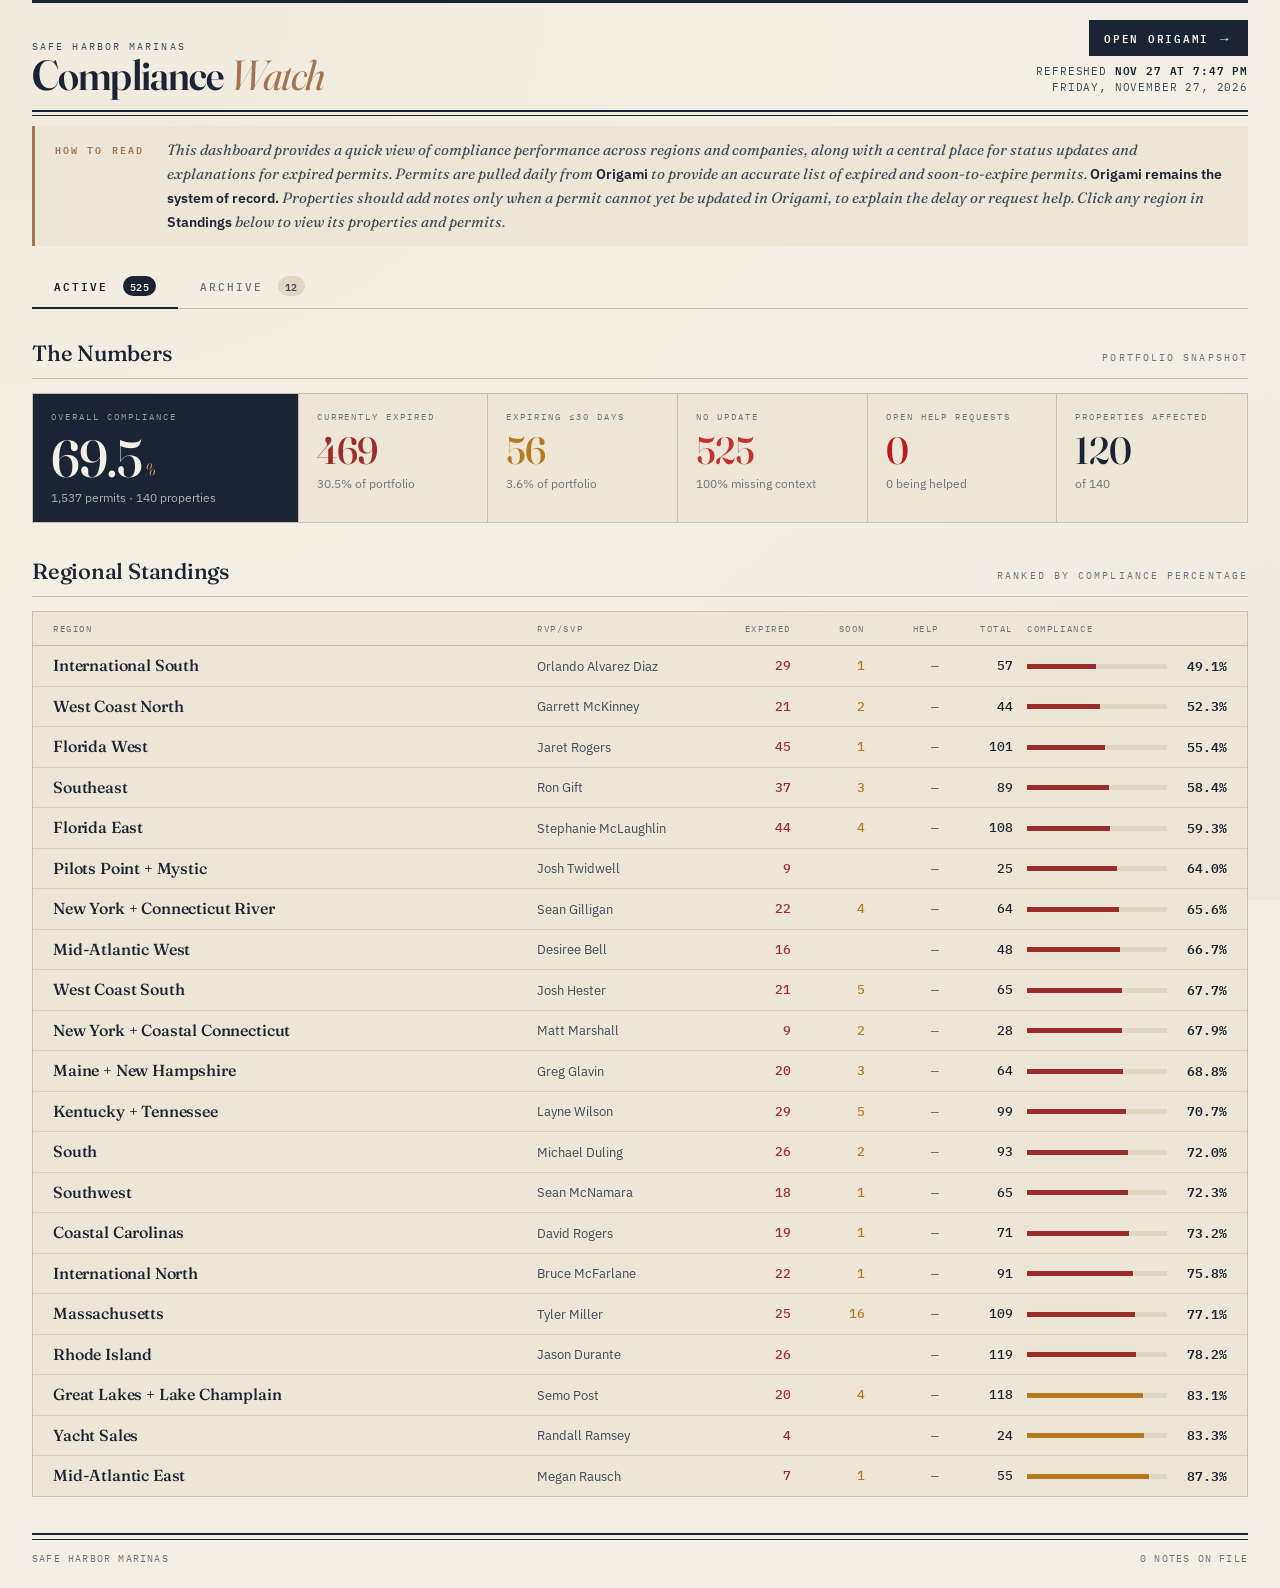
<file: index.html>
<!DOCTYPE html>
<html lang="en">
<head>
<meta charset="UTF-8">
<meta name="viewport" content="width=device-width, initial-scale=1.0">
<title>Compliance Watch — Safe Harbor Permits</title>
<link rel="preconnect" href="https://fonts.googleapis.com">
<link rel="preconnect" href="https://fonts.gstatic.com" crossorigin>
<link href="https://fonts.googleapis.com/css2?family=Fraunces:opsz,wght@9..144,400;9..144,500;9..144,600;9..144,700&family=IBM+Plex+Sans:wght@400;500;600&family=IBM+Plex+Mono:wght@400;500;600&display=swap" rel="stylesheet">
<link rel="stylesheet" href="assets/css/styles.css">
</head>
</head>
<body>

<div class="container">

<header class="masthead">
  <div class="masthead-row">
    <div>
      <div class="masthead-brand">Safe Harbor Marinas</div>
      <h1 class="masthead-title serif" id="home-link">Compliance <em>Watch</em></h1>
    </div>
    <div class="masthead-meta">
      <a href="https://sso-afaaeb9d.sso.duosecurity.com/saml2/sp/DI1UFRGTBHDPDPTT4BYJ/sso"
         target="_blank" rel="noopener" class="origami-cta">
        Open Origami <span class="arrow">→</span>
      </a>
      <div id="masthead-refresh">Refreshed at <strong>06:00 ET</strong></div>
      <div id="masthead-date"></div>
    </div>
  </div>
</header>

<!-- ═══ PREFACE (visible only on home) ═══ -->
<div class="preface" id="preface">
  <div class="preface-kicker">How to Read</div>
  <div class="preface-body">
    This dashboard provides a quick view of compliance performance across regions and companies,
    along with a central place for status updates and explanations for expired permits.
    Permits are pulled daily from <strong>Origami</strong> to provide an accurate list of expired and soon-to-expire permits.
    <strong>Origami remains the system of record.</strong>
    Properties should add notes only when a permit cannot yet be updated in Origami, to explain the delay or request help.
    Click any region in <strong>Standings</strong> below to view its properties and permits.
  </div>
</div>

<nav class="tabs" role="tablist">
  <button class="tab is-active" data-tab="active" role="tab">Active <span class="tab-count" id="active-count">—</span></button>
  <button class="tab" data-tab="archive" role="tab">Archive <span class="tab-count" id="archive-count">0</span></button>
</nav>

<!-- ═══ HOME VIEW ═══ -->
<div id="view-home">

  <section class="section">
    <div class="section-head">
      <h2 class="section-title serif">The Numbers</h2>
      <span class="section-kicker">Portfolio Snapshot</span>
    </div>
    <div class="hero-grid" id="home-hero"></div>
  </section>

  <section class="section">
    <div class="section-head">
      <h2 class="section-title serif">Regional Standings</h2>
      <span class="section-kicker">Ranked by Compliance Percentage</span>
    </div>
    <div class="standings" id="home-standings"></div>
  </section>

</div>

<!-- ═══ REGION VIEW ═══ -->
<div id="view-region" style="display:none;">
  <div class="breadcrumb">
    <a href="#" id="back-to-overview">← Overview</a>
    <span class="sep">›</span>
    <span class="current" id="region-breadcrumb-name"></span>
  </div>

  <div class="region-header">
    <div class="region-header-name serif" id="region-name"></div>
    <div class="region-header-rvp">
      RVP/SVP · <strong id="region-rvp"></strong>
    </div>
  </div>

  <section class="section">
    <div class="section-head">
      <h2 class="section-title serif">The Numbers</h2>
      <span class="section-kicker">Region Snapshot</span>
    </div>
    <div class="hero-grid" id="region-hero"></div>
  </section>

  <section class="section">
    <div class="section-head">
      <h2 class="section-title serif">Property Standings</h2>
      <span class="section-kicker">Ranked by Compliance Percentage</span>
    </div>
    <div class="standings" id="region-property-standings"></div>
  </section>

  <section class="section">
    <div class="section-head">
      <h2 class="section-title serif">Permit Roll</h2>
      <span class="section-kicker">Items Requiring Attention</span>
    </div>

    <div class="filters">
      <div class="filter-field">
        <label class="filter-label" for="search">Search Permits</label>
        <input type="text" id="search" class="filter-input" placeholder="Permit title or property…">
      </div>
      <div class="filter-field">
        <label class="filter-label" for="filter-status">Filter by Status</label>
        <select id="filter-status" class="filter-select">
          <option value="">All Statuses</option>
          <option value="expired">Expired</option>
          <option value="expiring_soon">Expiring Soon (≤30 days)</option>
        </select>
      </div>
      <div class="filter-field">
        <label class="filter-label" for="filter-note">Filter by Note</label>
        <select id="filter-note" class="filter-select">
          <option value="">All</option>
          <option value="no_note">No Update (no note)</option>
          <option value="has_note">Has Note</option>
          <option value="needs_help">Needs Help</option>
          <option value="being_helped">Being Helped</option>
        </select>
      </div>
      <div class="filter-field">
        <label class="filter-label">&nbsp;</label>
        <button id="clear-filters" class="filter-clear">Clear All</button>
      </div>
    </div>

    <div class="filter-status-bar">
      <div id="filter-summary"></div>
      <div id="filter-pills"></div>
    </div>

    <div class="permits" id="permits"></div>
  </section>
</div>

<!-- ═══ ARCHIVE VIEW ═══ -->
<div id="view-archive" style="display:none;">
  <section class="section">
    <div class="section-head">
      <h2 class="section-title serif">Archive</h2>
      <span class="section-kicker">Resolved Permits · For Reference</span>
    </div>

    <div class="filters" style="grid-template-columns: 2fr 1.2fr 1.2fr 1fr;">
      <div class="filter-field">
        <label class="filter-label" for="archive-search">Search Archived Permits</label>
        <input type="text" id="archive-search" class="filter-input" placeholder="Permit, property, RVP, region, or note text…">
      </div>
      <div class="filter-field">
        <label class="filter-label" for="archive-rvp">Filter by RVP/SVP</label>
        <select id="archive-rvp" class="filter-select"><option value="">All RVPs</option></select>
      </div>
      <div class="filter-field">
        <label class="filter-label" for="archive-region">Filter by Region</label>
        <select id="archive-region" class="filter-select"><option value="">All Regions</option></select>
      </div>
      <div class="filter-field">
        <label class="filter-label">&nbsp;</label>
        <button id="archive-clear" class="filter-clear">Clear</button>
      </div>
    </div>

    <div class="filter-status-bar">
      <div id="archive-summary"></div>
      <div id="archive-pills"></div>
    </div>

    <div id="archive-content"></div>
  </section>
</div>

<footer class="footer">
  <div class="footer-content">
    <div>Safe Harbor Marinas</div>
    <div><span id="footer-counts"></span></div>
  </div>
</footer>

</div>
<script src="assets/js/dashboard.js" defer></script>
</body>
</html>
</file>
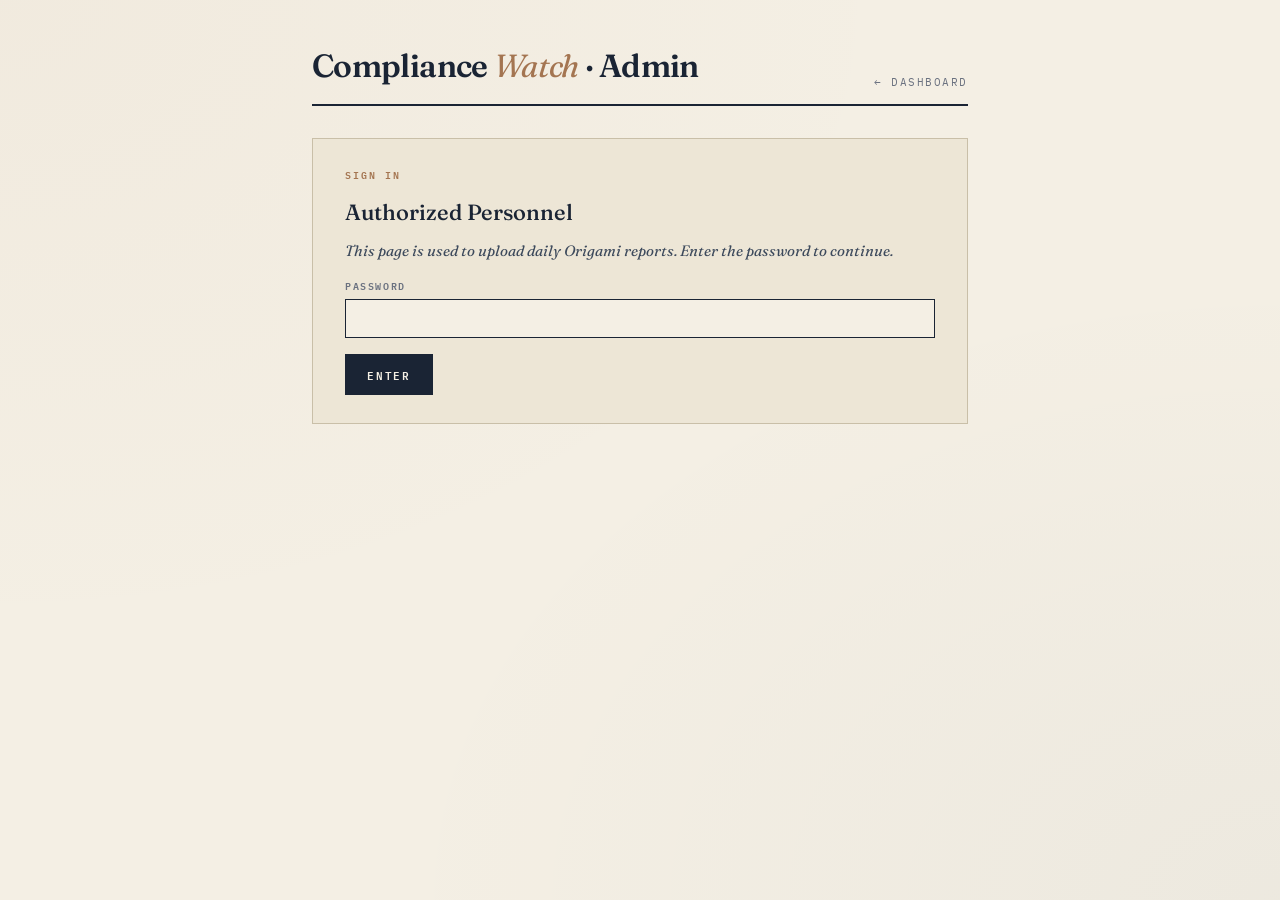
<file: admin.html>
<!DOCTYPE html>
<html lang="en">
<head>
<meta charset="UTF-8">
<meta name="viewport" content="width=device-width, initial-scale=1.0">
<title>Admin — Compliance Watch</title>
<link rel="preconnect" href="https://fonts.googleapis.com">
<link rel="preconnect" href="https://fonts.gstatic.com" crossorigin>
<link href="https://fonts.googleapis.com/css2?family=Fraunces:opsz,wght@9..144,400;9..144,500;9..144,600;9..144,700&family=IBM+Plex+Sans:wght@400;500;600&family=IBM+Plex+Mono:wght@400;500;600&display=swap" rel="stylesheet">
<link rel="stylesheet" href="assets/css/styles.css">
<style>
  /* ── Admin-specific styles (build on the shared design tokens) ── */
  .admin-wrap { max-width: 720px; margin: 0 auto; padding: 24px 32px 80px; }
  .admin-header {
    border-bottom: 2px solid var(--ink); padding: 18px 0 14px; margin-bottom: 32px;
    display: flex; justify-content: space-between; align-items: flex-end; gap: 16px;
  }
  .admin-title {
    font-family: 'Fraunces', serif; font-weight: 600;
    font-size: 32px; letter-spacing: -0.02em; color: var(--ink);
  }
  .admin-title em { font-style: italic; font-weight: 400; color: var(--brass); }
  .admin-back {
    font-family: 'IBM Plex Mono', monospace;
    font-size: 11px; letter-spacing: 0.14em; text-transform: uppercase;
    color: var(--ink-muted); text-decoration: none;
  }
  .admin-back:hover { color: var(--ink); }

  .panel {
    background: var(--paper-warm); border: 1px solid var(--rule);
    padding: 28px 32px; margin-bottom: 20px;
  }
  .panel-title {
    font-family: 'IBM Plex Mono', monospace;
    font-size: 10px; letter-spacing: 0.2em; text-transform: uppercase;
    color: var(--brass); font-weight: 600; margin-bottom: 14px;
  }
  .panel h2 {
    font-family: 'Fraunces', serif; font-weight: 500;
    font-size: 22px; margin-bottom: 10px; color: var(--ink);
  }
  .panel p {
    font-family: 'Fraunces', serif; font-style: italic; font-size: 15px;
    line-height: 1.55; color: var(--ink-soft); margin-bottom: 16px;
  }
  .field { display: flex; flex-direction: column; gap: 6px; margin-bottom: 16px; }
  .field label {
    font-family: 'IBM Plex Mono', monospace;
    font-size: 10px; letter-spacing: 0.16em; text-transform: uppercase;
    color: var(--ink-muted); font-weight: 600;
  }
  .field input[type="password"],
  .field input[type="text"] {
    font-family: 'IBM Plex Mono', monospace; font-size: 13px;
    padding: 10px 12px; background: var(--paper);
    border: 1px solid var(--rule); color: var(--ink);
    outline: none; transition: border 0.12s;
  }
  .field input:focus { border-color: var(--ink); }

  .checkbox-row {
    display: flex; align-items: center; gap: 8px;
    font-family: 'IBM Plex Sans', sans-serif; font-size: 13px;
    color: var(--ink-soft);
  }
  .checkbox-row input { accent-color: var(--ink); }

  .btn-primary {
    font-family: 'IBM Plex Mono', monospace;
    font-size: 11px; font-weight: 600;
    letter-spacing: 0.16em; text-transform: uppercase;
    background: var(--ink); color: var(--paper);
    border: none; padding: 11px 22px;
    cursor: pointer; transition: all 0.15s;
  }
  .btn-primary:hover { background: var(--brass); }
  .btn-primary:disabled {
    background: var(--paper-deep); color: var(--ink-muted); cursor: default;
  }
  .btn-secondary {
    font-family: 'IBM Plex Mono', monospace;
    font-size: 10px; letter-spacing: 0.14em; text-transform: uppercase;
    color: var(--ink-soft); background: transparent;
    border: 1px dashed var(--rule); padding: 9px 14px;
    cursor: pointer; transition: all 0.12s;
  }
  .btn-secondary:hover { color: var(--ink); border-color: var(--ink); border-style: solid; }

  .error-text {
    font-family: 'IBM Plex Sans', sans-serif; font-size: 13px;
    color: var(--expired); margin-top: 8px;
  }

  /* Upload zone */
  .upload-zone {
    border: 2px dashed var(--rule);
    padding: 50px 24px; text-align: center;
    background: var(--paper); cursor: pointer;
    transition: all 0.15s; margin-bottom: 16px;
  }
  .upload-zone:hover { border-color: var(--brass); background: var(--paper-deep); }
  .upload-zone.drag-over { border-color: var(--brass); background: var(--paper-deep); transform: scale(1.01); }
  .upload-zone-icon {
    font-family: 'Fraunces', serif; font-style: italic;
    font-size: 42px; color: var(--brass); margin-bottom: 8px;
  }
  .upload-zone-text {
    font-family: 'Fraunces', serif; font-size: 16px; color: var(--ink);
  }
  .upload-zone-hint {
    font-family: 'IBM Plex Mono', monospace;
    font-size: 10px; letter-spacing: 0.14em; text-transform: uppercase;
    color: var(--ink-muted); margin-top: 6px;
  }

  /* Selected file display */
  .file-card {
    background: var(--paper); border: 1px solid var(--rule);
    padding: 16px 18px; margin-bottom: 16px;
    display: flex; align-items: center; justify-content: space-between; gap: 16px;
  }
  .file-card-info { flex: 1; min-width: 0; }
  .file-card-name {
    font-family: 'Fraunces', serif; font-weight: 500; font-size: 15px;
    color: var(--ink); white-space: nowrap; overflow: hidden; text-overflow: ellipsis;
  }
  .file-card-meta {
    font-family: 'IBM Plex Mono', monospace;
    font-size: 11px; color: var(--ink-muted); margin-top: 3px;
  }
  .file-card-actions { display: flex; gap: 8px; flex-shrink: 0; }

  /* Status display */
  .status-line {
    font-family: 'IBM Plex Mono', monospace;
    font-size: 12px; letter-spacing: 0.04em;
    padding: 12px 14px; margin-top: 16px;
    background: var(--paper); border-left: 3px solid var(--rule);
  }
  .status-line.is-info { border-left-color: var(--brass); color: var(--ink-soft); }
  .status-line.is-success { border-left-color: var(--compliant); color: var(--compliant); }
  .status-line.is-error { border-left-color: var(--expired); color: var(--expired); }
  .status-line a { color: inherit; font-weight: 600; }

  /* Loading spinner */
  .spinner {
    display: inline-block; width: 12px; height: 12px;
    border: 2px solid var(--rule); border-top-color: var(--ink);
    border-radius: 50%; animation: spin 0.8s linear infinite;
    vertical-align: middle; margin-right: 6px;
  }
  @keyframes spin { to { transform: rotate(360deg); } }
</style>
</head>
<body>

<div class="admin-wrap">

  <header class="admin-header">
    <div class="admin-title serif">Compliance <em>Watch</em> · Admin</div>
    <a href="./" class="admin-back">← Dashboard</a>
  </header>

  <!-- ───── PASSWORD GATE ───── -->
  <section id="gate-panel" class="panel">
    <div class="panel-title">Sign in</div>
    <h2 class="serif">Authorized Personnel</h2>
    <p>This page is used to upload daily Origami reports. Enter the password to continue.</p>
    <form id="gate-form">
      <div class="field">
        <label for="gate-password">Password</label>
        <input type="password" id="gate-password" autocomplete="current-password" autofocus required>
      </div>
      <button type="submit" class="btn-primary">Enter</button>
      <div id="gate-error" class="error-text" style="display:none">Incorrect password.</div>
    </form>
  </section>

  <!-- ───── ADMIN AREA ───── -->
  <div id="admin-area" style="display:none">

    <section class="panel">
      <div class="panel-title">Step 1 — GitHub Token</div>
      <h2 class="serif">Authentication</h2>
      <p>Paste your GitHub fine-grained token. The token only ever lives in your browser, never sent anywhere except the GitHub API.</p>
      <div class="field">
        <label for="token-input">Token (starts with <code>github_pat_</code>)</label>
        <input type="password" id="token-input" autocomplete="off" placeholder="github_pat_...">
      </div>
      <div class="checkbox-row">
        <input type="checkbox" id="remember-token" checked>
        <label for="remember-token">Save token in this browser so I don't have to paste it next time</label>
      </div>
    </section>

    <section class="panel">
      <div class="panel-title">Step 2 — Upload</div>
      <h2 class="serif">Today's Origami Report</h2>
      <p>Save the XLSX attachment from Origami's email to your computer, then drop it here.</p>

      <div id="upload-zone" class="upload-zone">
        <div class="upload-zone-icon">↑</div>
        <div class="upload-zone-text">Drag and drop XLSX here, or click to browse</div>
        <div class="upload-zone-hint">Excel files only · One file at a time</div>
      </div>
      <input type="file" id="file-input" accept=".xlsx" style="display:none">

      <div id="file-card" class="file-card" style="display:none">
        <div class="file-card-info">
          <div id="file-name" class="file-card-name"></div>
          <div id="file-meta" class="file-card-meta"></div>
        </div>
        <div class="file-card-actions">
          <button type="button" class="btn-secondary" id="clear-file">Replace</button>
          <button type="button" class="btn-primary" id="upload-btn">Upload</button>
        </div>
      </div>

      <div id="status" class="status-line is-info" style="display:none"></div>
    </section>

    <section class="panel">
      <div class="panel-title">What happens next</div>
      <p style="margin-bottom:0">
        Once uploaded, the GitHub Action automatically runs the refresh script (~30 seconds),
        and the dashboard updates with the latest numbers. You can close this page once you see
        the success message — the rest happens on its own.
      </p>
    </section>

  </div>

</div>

<script>
  // ╔════════════════════════════════════════════════════╗
  // ║  CHANGE THIS PASSWORD before going live.           ║
  // ║  This is a friction-layer gate, not real security. ║
  // ╚════════════════════════════════════════════════════╝
  const PASSWORD = 'SafeHarborPermits';

  const REPO_OWNER = 'ncustis';
  const REPO_NAME = 'compliance-watch';
  const TOKEN_STORAGE_KEY = 'compliance-watch:github-token';
  const GATE_STORAGE_KEY = 'compliance-watch:gate-passed';

  // ─── Password gate ───
  function unlockGate() {
    document.getElementById('gate-panel').style.display = 'none';
    document.getElementById('admin-area').style.display = '';
    // Restore saved token if present
    const savedToken = localStorage.getItem(TOKEN_STORAGE_KEY);
    if (savedToken) {
      document.getElementById('token-input').value = savedToken;
    } else {
      document.getElementById('token-input').focus();
    }
  }

  // If user already passed the gate this session, skip it
  if (sessionStorage.getItem(GATE_STORAGE_KEY) === '1') {
    unlockGate();
  }

  document.getElementById('gate-form').addEventListener('submit', e => {
    e.preventDefault();
    const entered = document.getElementById('gate-password').value;
    const err = document.getElementById('gate-error');
    if (entered === PASSWORD) {
      sessionStorage.setItem(GATE_STORAGE_KEY, '1');
      err.style.display = 'none';
      unlockGate();
    } else {
      err.style.display = '';
      document.getElementById('gate-password').value = '';
      document.getElementById('gate-password').focus();
    }
  });

  // ─── File selection ───
  let selectedFile = null;
  const zone = document.getElementById('upload-zone');
  const fileInput = document.getElementById('file-input');
  const fileCard = document.getElementById('file-card');
  const fileName = document.getElementById('file-name');
  const fileMeta = document.getElementById('file-meta');
  const status = document.getElementById('status');

  function setStatus(msg, kind) {
    status.style.display = '';
    status.className = 'status-line is-' + (kind || 'info');
    status.innerHTML = msg;
  }
  function clearStatus() { status.style.display = 'none'; }

  function selectFile(file) {
    if (!file) return;
    if (!file.name.toLowerCase().endsWith('.xlsx')) {
      setStatus('That file isn\'t an XLSX. Origami sends Excel files — make sure you\'re grabbing the attachment, not a renamed copy.', 'error');
      return;
    }
    selectedFile = file;
    fileName.textContent = file.name;
    const kb = (file.size / 1024).toFixed(1);
    fileMeta.textContent = `${kb} KB · selected ${new Date().toLocaleTimeString()}`;
    fileCard.style.display = '';
    zone.style.display = 'none';
    clearStatus();
  }

  zone.addEventListener('click', () => fileInput.click());
  fileInput.addEventListener('change', e => {
    if (e.target.files && e.target.files[0]) selectFile(e.target.files[0]);
  });
  zone.addEventListener('dragover', e => { e.preventDefault(); zone.classList.add('drag-over'); });
  zone.addEventListener('dragleave', () => zone.classList.remove('drag-over'));
  zone.addEventListener('drop', e => {
    e.preventDefault();
    zone.classList.remove('drag-over');
    if (e.dataTransfer.files && e.dataTransfer.files[0]) selectFile(e.dataTransfer.files[0]);
  });

  document.getElementById('clear-file').addEventListener('click', () => {
    selectedFile = null;
    fileInput.value = '';
    fileCard.style.display = 'none';
    zone.style.display = '';
    clearStatus();
  });

  // ─── Upload ───
  function fileToBase64(file) {
    return new Promise((resolve, reject) => {
      const reader = new FileReader();
      reader.onload = () => {
        // result is a data URL like "[data-uri]". Strip the prefix.
        const result = reader.result;
        const idx = result.indexOf(',');
        resolve(result.substring(idx + 1));
      };
      reader.onerror = reject;
      reader.readAsDataURL(file);
    });
  }

  document.getElementById('upload-btn').addEventListener('click', async () => {
    const token = document.getElementById('token-input').value.trim();
    const remember = document.getElementById('remember-token').checked;

    if (!token) {
      setStatus('Paste your GitHub token first (Step 1 above).', 'error');
      return;
    }
    if (!selectedFile) {
      setStatus('Choose a file first.', 'error');
      return;
    }

    // Remember or forget token per checkbox
    if (remember) {
      localStorage.setItem(TOKEN_STORAGE_KEY, token);
    } else {
      localStorage.removeItem(TOKEN_STORAGE_KEY);
    }

    const uploadBtn = document.getElementById('upload-btn');
    uploadBtn.disabled = true;

    try {
      setStatus('<span class="spinner"></span>Reading file…', 'info');
      const base64Content = await fileToBase64(selectedFile);

      // Use today's date for the filename so each day overwrites cleanly
      const today = new Date().toISOString().slice(0, 10);
      const filename = `permits_${today}.xlsx`;
      const repoPath = `raw/${filename}`;
      const apiUrl = `https://api.github.com/repos/${REPO_OWNER}/${REPO_NAME}/contents/${repoPath}`;

      // Check if file exists today (need SHA to overwrite)
      setStatus('<span class="spinner"></span>Checking GitHub…', 'info');
      let existingSha;
      const getResp = await fetch(apiUrl, {
        method: 'GET',
        headers: {
          'Authorization': `Bearer ${token}`,
          'Accept': 'application/vnd.github+json',
        }
      });
      if (getResp.ok) {
        const existing = await getResp.json();
        existingSha = existing.sha;
      } else if (getResp.status === 401) {
        throw new Error('GitHub rejected your token (401 Unauthorized). Generate a new one and try again.');
      } else if (getResp.status === 404) {
        // Fine — file doesn't exist yet today
      } else if (getResp.status !== 404) {
        const body = await getResp.text();
        throw new Error(`GitHub error (${getResp.status}): ${body.slice(0, 200)}`);
      }

      // PUT the file
      setStatus('<span class="spinner"></span>Uploading to GitHub…', 'info');
      const body = {
        message: `Daily refresh ${today} (uploaded via admin)`,
        content: base64Content,
      };
      if (existingSha) body.sha = existingSha;

      const putResp = await fetch(apiUrl, {
        method: 'PUT',
        headers: {
          'Authorization': `Bearer ${token}`,
          'Accept': 'application/vnd.github+json',
          'Content-Type': 'application/json',
        },
        body: JSON.stringify(body)
      });

      if (!putResp.ok) {
        const errBody = await putResp.text();
        throw new Error(`GitHub PUT failed (${putResp.status}): ${errBody.slice(0, 300)}`);
      }

      const result = await putResp.json();
      const commitUrl = result.commit && result.commit.html_url;

      setStatus(
        `Uploaded successfully as <code>${repoPath}</code>.<br><br>` +
        `The dashboard will refresh automatically in about 30–60 seconds. ` +
        `<a href="./" target="_blank">Open dashboard →</a>` +
        (commitUrl ? ` &nbsp;·&nbsp; <a href="${commitUrl}" target="_blank">View commit</a>` : ''),
        'success'
      );
      // Reset the form for the next upload
      selectedFile = null;
      fileInput.value = '';
      fileCard.style.display = 'none';
      zone.style.display = '';
    } catch (err) {
      console.error(err);
      setStatus('Upload failed: ' + (err.message || String(err)), 'error');
    } finally {
      uploadBtn.disabled = false;
    }
  });
</script>

</body>
</html>
</file>
<file: assets/css/styles.css>
:root {
  --paper: #F4EFE4;
  --paper-warm: #EDE6D6;
  --paper-deep: #E0D7C2;
  --ink: #1A2434;
  --ink-soft: #3D4A5C;
  --ink-muted: #6B7280;
  --rule: #C9BFA8;
  --rule-soft: #D9D0BB;
  --navy: #0E2A47;
  --brass: #A47551;
  --brass-bright: #C39562;
  --expired: #9B2C2C;
  --expiring: #B7791F;
  --compliant: #2D5F4E;
  --help-needed: #B91C1C;
  --help-progress: #A47551;
  --no-update: #C53030;
  --no-update-soft: #FBE5E5;
}
* { box-sizing: border-box; margin: 0; padding: 0; }
html, body {
  background: var(--paper); color: var(--ink);
  font-family: 'IBM Plex Sans', -apple-system, sans-serif;
  font-size: 15px; line-height: 1.5;
  -webkit-font-smoothing: antialiased;
  background-image:
    radial-gradient(ellipse at top left, rgba(164,117,81,0.04), transparent 50%),
    radial-gradient(ellipse at bottom right, rgba(14,42,71,0.03), transparent 50%);
  background-attachment: fixed;
  min-height: 100vh;
}
.serif { font-family: 'Fraunces', Georgia, serif; font-feature-settings: 'ss01'; }
.mono { font-family: 'IBM Plex Mono', 'Courier New', monospace; font-feature-settings: 'tnum'; }
.container { max-width: 1320px; margin: 0 auto; padding: 0 32px; }

/* ── MASTHEAD ─────────────────────────────────────── */
.masthead {
  border-bottom: 2px solid var(--ink); padding: 20px 0 14px; position: relative;
}
.masthead::before {
  content: ""; position: absolute; top: 0; left: 0; right: 0;
  height: 3px; background: var(--ink);
}
.masthead::after {
  content: ""; position: absolute; bottom: -6px; left: 0; right: 0;
  height: 1px; background: var(--ink);
}
.masthead-row {
  display: flex; justify-content: space-between; align-items: flex-end;
  gap: 24px; flex-wrap: wrap;
}
.masthead-brand {
  font-family: 'IBM Plex Mono', monospace;
  font-size: 9.5px; letter-spacing: 0.22em; text-transform: uppercase;
  color: var(--ink-soft); margin-bottom: 2px;
}
.masthead-title {
  font-family: 'Fraunces', serif; font-weight: 600;
  font-size: 42px; line-height: 0.95; letter-spacing: -0.02em;
  color: var(--ink); font-variation-settings: "opsz" 144;
  cursor: pointer; transition: color 0.15s;
}
.masthead-title:hover { color: var(--brass); }
.masthead-title em { font-style: italic; font-weight: 400; color: var(--brass); }
.masthead-meta {
  font-family: 'IBM Plex Mono', monospace;
  font-size: 10.5px; letter-spacing: 0.08em; text-transform: uppercase;
  color: var(--ink-soft); text-align: right; line-height: 1.6;
}
.masthead-meta strong { color: var(--ink); font-weight: 600; }
.origami-cta {
  display: inline-flex; align-items: center; gap: 8px;
  font-family: 'IBM Plex Mono', monospace;
  font-size: 11px; letter-spacing: 0.16em; text-transform: uppercase; font-weight: 600;
  color: var(--paper); background: var(--ink);
  padding: 8px 14px; text-decoration: none;
  border: 1px solid var(--ink); transition: all 0.15s; margin-bottom: 6px;
}
.origami-cta:hover { background: var(--brass); border-color: var(--brass); color: var(--paper); }
.origami-cta .arrow { font-family: 'Fraunces', serif; font-size: 14px; transition: transform 0.15s; line-height: 1; }
.origami-cta:hover .arrow { transform: translateX(3px); }

.origami-link-detail {
  display: inline-flex; align-items: center; gap: 6px;
  font-family: 'IBM Plex Mono', monospace;
  font-size: 10.5px; letter-spacing: 0.14em; text-transform: uppercase; font-weight: 600;
  color: var(--ink); background: transparent;
  padding: 7px 12px; border: 1px solid var(--ink);
  text-decoration: none; transition: all 0.15s; margin-top: 6px;
}
.origami-link-detail:hover { background: var(--ink); color: var(--paper); }
.origami-link-detail .arrow { font-family: 'Fraunces', serif; font-size: 13px; transition: transform 0.15s; }
.origami-link-detail:hover .arrow { transform: translateX(3px); }

/* ── PREFACE ──────────────────────────────────────── */
.preface {
  margin: 14px 0 4px; padding: 12px 20px;
  background: var(--paper-warm); border-left: 3px solid var(--brass);
  display: flex; gap: 22px; align-items: flex-start; flex-wrap: wrap;
}
.preface-kicker {
  flex-shrink: 0;
  font-family: 'IBM Plex Mono', monospace;
  font-size: 9.5px; letter-spacing: 0.22em; text-transform: uppercase;
  color: var(--brass); font-weight: 600;
  padding-top: 4px; min-width: 90px;
}
.preface-body {
  font-family: 'Fraunces', serif;
  font-size: 15px; font-style: italic; line-height: 1.6;
  color: var(--ink-soft); flex: 1; min-width: 280px;
}
.preface-body strong {
  color: var(--ink); font-weight: 600;
  font-style: normal;
  font-family: 'IBM Plex Sans', sans-serif;
  font-size: 13.5px;
}

/* ── TABS ─────────────────────────────────────────── */
.tabs {
  display: flex; gap: 0;
  margin: 18px 0 28px; border-bottom: 1px solid var(--rule);
}
.tab {
  font-family: 'IBM Plex Mono', monospace;
  font-size: 11px; letter-spacing: 0.18em; text-transform: uppercase; font-weight: 500;
  color: var(--ink-muted); background: transparent; border: none;
  padding: 12px 22px; cursor: pointer; position: relative; transition: color 0.12s;
}
.tab:hover { color: var(--ink); }
.tab.is-active { color: var(--ink); font-weight: 600; }
.tab.is-active::after {
  content: ""; position: absolute; bottom: -1px; left: 0; right: 0;
  height: 2px; background: var(--ink);
}
.tab-count {
  display: inline-block; margin-left: 6px; padding: 1px 7px;
  background: var(--paper-deep); color: var(--ink-soft);
  font-size: 10px; font-weight: 600; border-radius: 10px; letter-spacing: 0.04em;
}
.tab.is-active .tab-count { background: var(--ink); color: var(--paper); }

/* ── BREADCRUMB (region pages) ────────────────────── */
.breadcrumb {
  display: flex; align-items: center; gap: 8px;
  margin: 18px 0 14px;
  font-family: 'IBM Plex Mono', monospace;
  font-size: 11px; letter-spacing: 0.14em; text-transform: uppercase; font-weight: 500;
}
.breadcrumb a {
  color: var(--ink-muted); text-decoration: none; transition: color 0.12s;
}
.breadcrumb a:hover { color: var(--ink); }
.breadcrumb .sep {
  color: var(--rule); font-family: 'Fraunces', serif; font-size: 16px;
}
.breadcrumb .current {
  color: var(--ink); font-weight: 600;
}

.region-header {
  border-bottom: 1px solid var(--rule); padding-bottom: 14px; margin-bottom: 22px;
}
.region-header-name {
  font-family: 'Fraunces', serif; font-weight: 600;
  font-size: 36px; line-height: 1; letter-spacing: -0.02em;
  color: var(--ink); margin-bottom: 6px;
  font-variation-settings: "opsz" 144;
}
.region-header-rvp {
  font-family: 'IBM Plex Mono', monospace;
  font-size: 11px; letter-spacing: 0.16em; text-transform: uppercase;
  color: var(--ink-soft);
}
.region-header-rvp strong { color: var(--ink); font-weight: 600; }

/* ── SECTIONS ─────────────────────────────────────── */
.section { margin-bottom: 32px; }
.section-head {
  display: flex; justify-content: space-between; align-items: baseline;
  gap: 24px; margin-bottom: 14px; padding-bottom: 8px;
  border-bottom: 1px solid var(--rule);
}
.section-title {
  font-family: 'Fraunces', serif; font-weight: 500;
  font-size: 22px; letter-spacing: -0.01em; color: var(--ink);
}
.section-kicker {
  font-family: 'IBM Plex Mono', monospace;
  font-size: 9.5px; letter-spacing: 0.22em; text-transform: uppercase;
  color: var(--ink-muted);
}

/* ── HERO TILES ───────────────────────────────────── */
.hero-grid {
  display: grid; grid-template-columns: 1.4fr 1fr 1fr 1fr 1fr 1fr;
  gap: 0; border: 1px solid var(--rule); background: var(--paper-warm);
}
.tile {
  padding: 16px 18px; border-right: 1px solid var(--rule); position: relative;
}
.tile:last-child { border-right: none; }
.tile-label {
  font-family: 'IBM Plex Mono', monospace;
  font-size: 9px; letter-spacing: 0.22em; text-transform: uppercase;
  color: var(--ink-muted); margin-bottom: 8px;
}
.tile-value {
  font-family: 'Fraunces', serif; font-weight: 500;
  font-size: 38px; line-height: 1; letter-spacing: -0.02em;
  color: var(--ink); font-variation-settings: "opsz" 144;
}
.tile-value.large { font-size: 52px; }
.tile-suffix {
  font-family: 'Fraunces', serif; font-style: italic; font-size: 18px;
  color: var(--ink-soft); font-weight: 400; margin-left: 3px; vertical-align: 0.05em;
}
.tile-value.danger { color: var(--expired); }
.tile-value.warning { color: var(--expiring); }
.tile-value.help { color: var(--help-needed); }
.tile-value.no-update { color: var(--no-update); }
.tile-sub {
  margin-top: 6px; font-size: 11.5px; color: var(--ink-muted); line-height: 1.4;
}
.tile-trend {
  margin-top: 4px;
  font-family: 'Fraunces', serif;
  font-style: italic;
  font-size: 12px; line-height: 1.3;
  font-weight: 500;
  letter-spacing: 0;
}
.tile-trend .arrow {
  display: inline-block;
  font-style: normal;
  font-weight: 600;
  margin-right: 2px;
}
.tile-trend.trend-good { color: var(--compliant); }
.tile-trend.trend-bad { color: var(--expired); }
.tile-trend.trend-flat { color: var(--ink-muted); }
.tile-feature .tile-trend.trend-good { color: #6BB29A; }
.tile-feature .tile-trend.trend-bad { color: #E08A8A; }
.tile-feature .tile-trend.trend-flat { color: rgba(244,239,228,0.5); }
.tile-feature { background: var(--ink); color: var(--paper); }
.tile-feature .tile-label { color: rgba(244,239,228,0.6); }
.tile-feature .tile-value { color: var(--paper); }
.tile-feature .tile-sub { color: rgba(244,239,228,0.7); }
.tile-feature .tile-suffix { color: var(--brass-bright); }

/* ── STANDINGS BOARD (regions and properties share the look) ── */
.standings {
  display: grid; grid-template-columns: 1fr;
  background: var(--paper-warm); border: 1px solid var(--rule);
}
.standings-row {
  display: grid;
  grid-template-columns: 1fr 180px 60px 60px 60px 60px 200px;
  gap: 14px; align-items: center; padding: 10px 20px;
  border-bottom: 1px solid var(--rule-soft);
  cursor: pointer; transition: background 0.12s;
}
.standings-row:last-child { border-bottom: none; }
.standings-row:hover { background: var(--paper-deep); }
.standings-row.is-active { background: var(--ink); color: var(--paper); }
.standings-row.is-active .secondary,
.standings-row.is-active .num,
.standings-row.is-active .bar-track { color: var(--paper); }
.standings-row.is-active .bar-track { background: rgba(244,239,228,0.18); }
.standings-row.head {
  cursor: default; background: transparent !important;
  padding-top: 10px; padding-bottom: 10px;
  border-bottom: 1px solid var(--rule);
}
.standings-row.head:hover { background: transparent; }
.head-cell {
  font-family: 'IBM Plex Mono', monospace;
  font-size: 9px; letter-spacing: 0.18em; text-transform: uppercase;
  color: var(--ink-muted);
}
.standings-name {
  font-family: 'Fraunces', serif; font-weight: 500;
  font-size: 16px; letter-spacing: -0.01em; line-height: 1.2;
}
.standings-secondary {
  font-size: 12.5px; color: var(--ink-soft);
}
.standings-secondary.code {
  font-family: 'IBM Plex Mono', monospace; font-size: 11px; letter-spacing: 0.04em;
}
.num {
  font-family: 'IBM Plex Mono', monospace; font-weight: 500;
  font-size: 13px; text-align: right; font-variant-numeric: tabular-nums;
}
.num.expired { color: var(--expired); }
.num.expiring { color: var(--expiring); }
.num.help-needed {
  color: var(--help-needed); font-weight: 700;
}
.num.help-needed.zero { color: var(--ink-muted); font-weight: 400; }
.bar { display: flex; align-items: center; gap: 10px; }
.bar-track {
  flex: 1; height: 5px; background: var(--paper-deep);
  position: relative; overflow: hidden;
}
.bar-fill {
  position: absolute; left: 0; top: 0; bottom: 0;
  background: var(--compliant); transition: width 0.3s;
}
.bar-fill.danger { background: var(--expired); }
.bar-fill.warning { background: var(--expiring); }
.bar-value {
  font-family: 'IBM Plex Mono', monospace; font-weight: 600;
  font-size: 12.5px; font-variant-numeric: tabular-nums;
  width: 50px; text-align: right;
}

/* ── FILTERS ──────────────────────────────────────── */
.filters {
  display: grid;
  grid-template-columns: 2fr 1.2fr 1.2fr 1fr;
  gap: 10px; padding: 12px 0;
}
.filter-field { display: flex; flex-direction: column; gap: 5px; }
.filter-label {
  font-family: 'IBM Plex Mono', monospace;
  font-size: 9px; letter-spacing: 0.18em; text-transform: uppercase; color: var(--ink-muted);
}
.filter-input,
.filter-select {
  font-family: 'IBM Plex Sans', sans-serif; font-size: 13.5px;
  padding: 8px 11px; background: var(--paper-warm); border: 1px solid var(--rule);
  color: var(--ink); outline: none; transition: border 0.12s; width: 100%;
}
.filter-input:focus, .filter-select:focus { border-color: var(--ink); }
.filter-clear {
  font-family: 'IBM Plex Mono', monospace;
  font-size: 10.5px; letter-spacing: 0.1em; text-transform: uppercase;
  color: var(--ink-muted); background: transparent;
  border: 1px dashed var(--rule); padding: 8px 11px;
  cursor: pointer; transition: all 0.12s;
}
.filter-clear:hover { color: var(--ink); border-color: var(--ink); border-style: solid; }
.filter-status-bar {
  margin: 0 0 10px;
  font-family: 'IBM Plex Mono', monospace;
  font-size: 11px; letter-spacing: 0.06em; color: var(--ink-soft);
  display: flex; justify-content: space-between; align-items: center;
  padding-bottom: 8px; border-bottom: 1px dashed var(--rule);
  flex-wrap: wrap; gap: 8px;
}
.active-filter-pill {
  display: inline-flex; align-items: center; gap: 6px;
  background: var(--ink); color: var(--paper);
  padding: 3px 10px; margin-right: 6px;
  font-size: 10.5px; font-weight: 500; letter-spacing: 0.04em;
}
.active-filter-pill button {
  background: none; border: none; color: var(--paper);
  cursor: pointer; font-size: 13px; line-height: 1; padding: 0;
}

/* ── PERMIT TABLE ─────────────────────────────────── */
.permits {
  border-top: 2px solid var(--ink);
  border-bottom: 2px solid var(--ink);
}
.permit-row {
  display: grid;
  grid-template-columns: 110px 1fr 220px 100px 100px 150px;
  gap: 14px; padding: 11px 4px;
  border-bottom: 1px solid var(--rule-soft);
  align-items: center; transition: background 0.12s; cursor: pointer;
  position: relative;
}
.permit-row:hover { background: var(--paper-warm); }
.permit-row.is-expanded {
  background: var(--paper-warm); border-bottom: 1px solid var(--rule);
}
.permit-row.no-note::before {
  content: ""; position: absolute;
  left: 0; top: 0; bottom: 0;
  width: 3px; background: var(--no-update);
}
.permit-row.head {
  cursor: default; background: transparent !important;
  font-family: 'IBM Plex Mono', monospace;
  font-size: 9px; letter-spacing: 0.18em; text-transform: uppercase;
  color: var(--ink-muted); padding: 10px 4px;
  border-bottom: 1px solid var(--rule);
}
.permit-row.head::before { display: none; }

.permit-status-cell { display: flex; flex-direction: column; gap: 3px; }
.permit-status {
  display: inline-flex; align-items: center; gap: 7px;
  font-family: 'IBM Plex Mono', monospace;
  font-size: 10px; letter-spacing: 0.12em; text-transform: uppercase; font-weight: 600;
}
.permit-status::before {
  content: ""; width: 7px; height: 7px; border-radius: 50%; display: inline-block;
}
.permit-status.expired { color: var(--expired); }
.permit-status.expired::before { background: var(--expired); }
.permit-status.expiring { color: var(--expiring); }
.permit-status.expiring::before { background: var(--expiring); }
.permit-status-detail {
  font-family: 'IBM Plex Sans', sans-serif;
  font-size: 11.5px; color: var(--ink-soft); font-weight: 400; letter-spacing: 0;
}

.permit-title {
  font-size: 14px; color: var(--ink); line-height: 1.35; font-weight: 500;
}
.permit-property {
  font-family: 'Fraunces', serif; font-size: 14px; font-weight: 500;
  color: var(--ink); letter-spacing: -0.005em;
}
.permit-property-region {
  font-size: 11.5px; color: var(--ink-muted); margin-top: 2px;
}
.permit-date {
  font-family: 'IBM Plex Mono', monospace;
  font-size: 12.5px; color: var(--ink); font-variant-numeric: tabular-nums;
  text-align: right;
}
.permit-indicators {
  display: flex; flex-direction: column; align-items: flex-end; gap: 4px;
  font-family: 'IBM Plex Mono', monospace;
  font-size: 10px; letter-spacing: 0.06em; text-transform: uppercase;
}
.permit-indicators .ind-row { display: flex; align-items: center; gap: 5px; }
.permit-indicators .chev {
  font-size: 16px; font-family: 'Fraunces', serif;
  color: var(--ink-muted); transition: transform 0.2s; margin-left: 3px;
}
.permit-row.is-expanded .permit-indicators .chev { transform: rotate(90deg); }

.ind-note {
  display: inline-flex; align-items: center; gap: 5px;
  font-family: 'IBM Plex Mono', monospace;
  font-size: 10px; letter-spacing: 0.06em; text-transform: uppercase;
}
.ind-note.has-note { color: var(--brass); font-weight: 600; }
.ind-note.no-note {
  color: var(--no-update); font-weight: 700;
  background: var(--no-update-soft);
  padding: 3px 9px;
  letter-spacing: 0.12em;
  border: 1px solid var(--no-update);
}
.ind-note.no-note::before {
  content: "!";
  font-family: 'Fraunces', serif; font-weight: 700;
  font-style: italic; font-size: 13px; line-height: 1;
}
.ind-note-updated {
  font-family: 'Fraunces', serif; font-style: italic;
  font-size: 11.5px; color: var(--ink-muted);
  letter-spacing: 0; text-transform: none;
  margin-top: 1px; text-align: right;
}

.help-badge {
  padding: 2px 8px; font-size: 9.5px; font-weight: 700; letter-spacing: 0.12em;
}
.help-badge.needs-help { background: var(--help-needed); color: var(--paper); }
.help-badge.being-helped { background: var(--help-progress); color: var(--paper); }

/* permit detail panel */
.permit-detail {
  display: none;
  padding: 4px 4px 22px 4px;
  border-bottom: 1px solid var(--rule-soft);
  background: var(--paper-warm);
  animation: slideDown 0.18s ease;
}
.is-expanded + .permit-detail { display: block; }
@keyframes slideDown {
  from { opacity: 0; transform: translateY(-4px); }
  to { opacity: 1; transform: translateY(0); }
}
.detail-grid {
  display: grid; grid-template-columns: 1fr 1.5fr;
  gap: 36px; max-width: 1100px;
  margin-left: 110px; padding-top: 6px;
}
.detail-meta dt {
  font-family: 'IBM Plex Mono', monospace;
  font-size: 9px; letter-spacing: 0.2em; text-transform: uppercase;
  color: var(--ink-muted); margin-bottom: 2px;
}
.detail-meta dd {
  font-size: 13px; color: var(--ink); margin-bottom: 12px;
  font-family: 'IBM Plex Mono', monospace;
}
.detail-meta dd.serif { font-family: 'Fraunces', serif; font-size: 14.5px; }

.note-block { width: 100%; }
.note-label {
  display: flex; justify-content: space-between; align-items: baseline; margin-bottom: 6px;
}
.note-label > span:first-child {
  font-family: 'IBM Plex Mono', monospace;
  font-size: 9px; letter-spacing: 0.2em; text-transform: uppercase; color: var(--ink-muted);
}
.note-saved {
  font-family: 'IBM Plex Mono', monospace;
  font-size: 9.5px; letter-spacing: 0.08em; text-transform: uppercase;
  opacity: 0; transition: opacity 0.2s; color: var(--compliant);
}
.note-saved.is-visible { opacity: 1; }
.note-saved.is-saving { color: var(--brass); }
.note-saved.is-error { color: var(--expired); }
.note-textarea {
  font-family: 'Fraunces', serif; font-size: 14.5px; line-height: 1.55;
  color: var(--ink); width: 100%; min-height: 76px; padding: 11px 13px;
  background: var(--paper); border: 1px solid var(--rule);
  outline: none; resize: vertical; transition: border 0.12s;
}
.note-textarea:focus { border-color: var(--ink); }
.note-textarea::placeholder { color: var(--ink-muted); font-style: italic; }
.note-meta {
  margin-top: 5px;
  font-family: 'IBM Plex Mono', monospace;
  font-size: 10px; color: var(--ink-muted); letter-spacing: 0.04em;
}

.help-status {
  margin-top: 14px; padding-top: 14px; border-top: 1px dashed var(--rule);
}
.help-status-label {
  font-family: 'IBM Plex Mono', monospace;
  font-size: 9px; letter-spacing: 0.2em; text-transform: uppercase;
  color: var(--ink-muted); margin-bottom: 8px;
}
.help-options { display: flex; gap: 8px; flex-wrap: wrap; }
.help-option {
  flex: 1; min-width: 130px;
  display: flex; align-items: center; gap: 8px;
  padding: 8px 11px;
  background: var(--paper); border: 1px solid var(--rule);
  cursor: pointer; transition: all 0.12s;
  font-size: 12.5px; user-select: none;
}
.help-option:hover { border-color: var(--ink-soft); }
.help-option input { accent-color: var(--ink); cursor: pointer; }
.help-option .opt-label { font-family: 'IBM Plex Sans', sans-serif; font-weight: 500; }
.help-option .opt-icon { font-size: 13px; }
.help-option.is-selected.help-none { background: var(--paper-deep); border-color: var(--ink); }
.help-option.is-selected.help-needs {
  background: var(--help-needed); color: var(--paper); border-color: var(--help-needed);
}
.help-option.is-selected.help-progress {
  background: var(--help-progress); color: var(--paper); border-color: var(--help-progress);
}

.note-actions {
  margin-top: 14px; padding-top: 14px;
  border-top: 1px dashed var(--rule);
  display: flex; justify-content: space-between; align-items: center;
  gap: 12px; flex-wrap: wrap;
}
.note-actions-info {
  font-family: 'IBM Plex Mono', monospace;
  font-size: 10px; letter-spacing: 0.06em;
  color: var(--ink-muted);
}
.note-actions-info.is-dirty { color: var(--brass); font-weight: 600; }
.btn-save {
  font-family: 'IBM Plex Mono', monospace;
  font-size: 11px; font-weight: 600;
  letter-spacing: 0.16em; text-transform: uppercase;
  background: var(--ink); color: var(--paper);
  border: none; padding: 10px 22px;
  cursor: pointer; transition: all 0.15s;
}
.btn-save:hover:not(:disabled) { background: var(--brass); }
.btn-save:disabled {
  background: var(--paper-deep); color: var(--ink-muted); cursor: default;
}
.btn-save.is-saved { background: var(--compliant); color: var(--paper); }

/* ── ARCHIVE ──────────────────────────────────────── */
.archive-empty {
  text-align: center; padding: 80px 32px;
  background: var(--paper-warm); border: 1px solid var(--rule);
}
.archive-empty-icon {
  font-family: 'Fraunces', serif; font-size: 56px; color: var(--brass);
  margin-bottom: 12px; font-style: italic; font-weight: 400;
}
.archive-empty-title {
  font-family: 'Fraunces', serif; font-size: 24px; color: var(--ink);
  margin-bottom: 10px; font-weight: 500;
}
.archive-empty-body {
  font-family: 'Fraunces', serif; font-size: 16px; color: var(--ink-soft);
  max-width: 560px; margin: 0 auto; line-height: 1.55; font-style: italic;
}
.archive-list {
  border-top: 2px solid var(--ink); border-bottom: 2px solid var(--ink);
}
.archive-row {
  display: grid;
  grid-template-columns: 110px 1fr 220px 130px 30px;
  gap: 14px; padding: 14px 4px;
  border-bottom: 1px solid var(--rule-soft);
  align-items: start; cursor: pointer; transition: background 0.12s;
}
.archive-row:hover { background: var(--paper-warm); }
.archive-row.is-expanded {
  background: var(--paper-warm); border-bottom: 1px solid var(--rule);
}
.archive-row.head {
  cursor: default; background: transparent !important;
  font-family: 'IBM Plex Mono', monospace;
  font-size: 9px; letter-spacing: 0.18em; text-transform: uppercase;
  color: var(--ink-muted); padding: 10px 4px;
  border-bottom: 1px solid var(--rule); align-items: center;
}
.archive-date-cell { font-family: 'IBM Plex Mono', monospace; }
.archive-date-label {
  font-size: 9px; letter-spacing: 0.18em; text-transform: uppercase;
  color: var(--brass); font-weight: 600; margin-bottom: 3px;
}
.archive-date-value {
  font-size: 13px; color: var(--ink); font-weight: 500;
  font-variant-numeric: tabular-nums;
}
.archive-permit-cell { min-width: 0; }
.archive-permit-title {
  font-size: 14px; color: var(--ink); line-height: 1.35; font-weight: 500;
  margin-bottom: 5px;
}
.archive-note-preview {
  font-family: 'Fraunces', serif; font-style: italic;
  font-size: 13px; color: var(--ink-soft); line-height: 1.45;
  display: -webkit-box; -webkit-line-clamp: 2;
  -webkit-box-orient: vertical; overflow: hidden;
}
.archive-property {
  font-family: 'Fraunces', serif; font-size: 13.5px;
  font-weight: 500; color: var(--ink); letter-spacing: -0.005em;
}
.archive-property-region {
  font-size: 11.5px; color: var(--ink-muted); margin-top: 2px;
}
.archive-rvp { font-size: 12.5px; color: var(--ink-soft); }
.archive-chev {
  font-size: 16px; font-family: 'Fraunces', serif;
  color: var(--ink-muted); transition: transform 0.2s; text-align: right;
}
.archive-row.is-expanded .archive-chev { transform: rotate(90deg); }
.archive-detail {
  display: none;
  padding: 6px 4px 22px 4px;
  border-bottom: 1px solid var(--rule-soft);
  background: var(--paper-warm);
  animation: slideDown 0.18s ease;
}
.is-expanded + .archive-detail { display: block; }
.archive-detail-grid {
  display: grid; grid-template-columns: 1fr 1.5fr;
  gap: 36px; max-width: 1100px;
  margin-left: 110px; padding-top: 6px;
}
.archive-note-block {
  background: var(--paper); border: 1px solid var(--rule);
  padding: 16px 18px;
}
.archive-note-label {
  font-family: 'IBM Plex Mono', monospace;
  font-size: 9px; letter-spacing: 0.2em; text-transform: uppercase;
  color: var(--ink-muted); margin-bottom: 8px;
}
.archive-note-text {
  font-family: 'Fraunces', serif; font-size: 15px; line-height: 1.6;
  color: var(--ink);
}
.archive-help-badge-row { margin-top: 12px; }

.empty-state {
  text-align: center; padding: 50px 20px;
  color: var(--ink-muted);
  font-family: 'Fraunces', serif; font-style: italic; font-size: 16px;
}

/* ── FOOTER ───────────────────────────────────────── */
.footer {
  margin-top: 36px; padding: 16px 0 22px;
  border-top: 2px solid var(--ink); position: relative;
}
.footer::before {
  content: ""; position: absolute; top: 4px; left: 0; right: 0;
  height: 1px; background: var(--ink);
}
.footer-content {
  display: flex; justify-content: space-between; align-items: center;
  font-family: 'IBM Plex Mono', monospace;
  font-size: 10px; letter-spacing: 0.12em; text-transform: uppercase;
  color: var(--ink-muted); flex-wrap: wrap; gap: 12px;
}

/* ── RESPONSIVE ───────────────────────────────────── */
@media (max-width: 1100px) {
  .container { padding: 0 20px; }
  .masthead-title { font-size: 34px; }
  .region-header-name { font-size: 28px; }
  .hero-grid { grid-template-columns: 1fr 1fr 1fr; }
  .tile { border-right: 1px solid var(--rule); }
  .tile:nth-child(3n) { border-right: none; }
  .tile-feature { grid-column: 1 / -1; }
  .standings-row { grid-template-columns: 1fr 50px 50px 50px 130px; gap: 10px; padding: 10px 14px; }
  .standings-row > .standings-secondary,
  .head-cell.head-secondary,
  .head-cell.head-total,
  .standings-row > .num.total { display: none; }
  .filters { grid-template-columns: 1fr 1fr; }
  .permit-row { grid-template-columns: 96px 1fr 120px; gap: 10px; font-size: 13px; padding: 11px 8px; }
  .permit-row > .permit-date.exp,
  .permit-row > .permit-date.renewal,
  .permit-row.head > .head-exp,
  .permit-row.head > .head-renewal { display: none; }
  .archive-row { grid-template-columns: 90px 1fr 30px; gap: 10px; }
  .archive-row > .archive-property-cell,
  .archive-row > .archive-rvp,
  .archive-row.head > .head-property,
  .archive-row.head > .head-rvp { display: none; }
  .detail-grid { grid-template-columns: 1fr; gap: 18px; margin-left: 0; }
  .archive-detail-grid { grid-template-columns: 1fr; gap: 18px; margin-left: 0; }
}
@media (max-width: 640px) {
  .container { padding: 0 14px; }
  .masthead-row { flex-direction: column; align-items: flex-start; }
  .masthead-meta { text-align: left; }
  .masthead-title { font-size: 28px; }
  .region-header-name { font-size: 24px; }
  .preface { flex-direction: column; gap: 10px; }
  .preface-kicker { min-width: 0; }
  .hero-grid { grid-template-columns: 1fr 1fr; }
  .tile:nth-child(3n) { border-right: 1px solid var(--rule); }
  .tile:nth-child(2n) { border-right: none; }
  .tile-feature { grid-column: 1 / -1; }
  .tile-value { font-size: 30px; }
  .tile-value.large { font-size: 40px; }
  .filters { grid-template-columns: 1fr; }
  .standings-row { grid-template-columns: 1fr 100px; }
  .standings-row > .num { display: none; }
  .permit-row { grid-template-columns: 1fr; gap: 6px; }
  .permit-row > * { text-align: left !important; justify-content: flex-start !important; }
  .permit-indicators { align-items: flex-start; }
  .permit-row.head { display: none; }
  .archive-row { grid-template-columns: 1fr; gap: 6px; }
  .archive-row > * { text-align: left !important; }
  .archive-row.head { display: none; }
  .help-options { flex-direction: column; }
  .note-actions { flex-direction: column; align-items: stretch; }
  .btn-save { width: 100%; }
}

::selection { background: var(--brass); color: var(--paper); }
</file>
